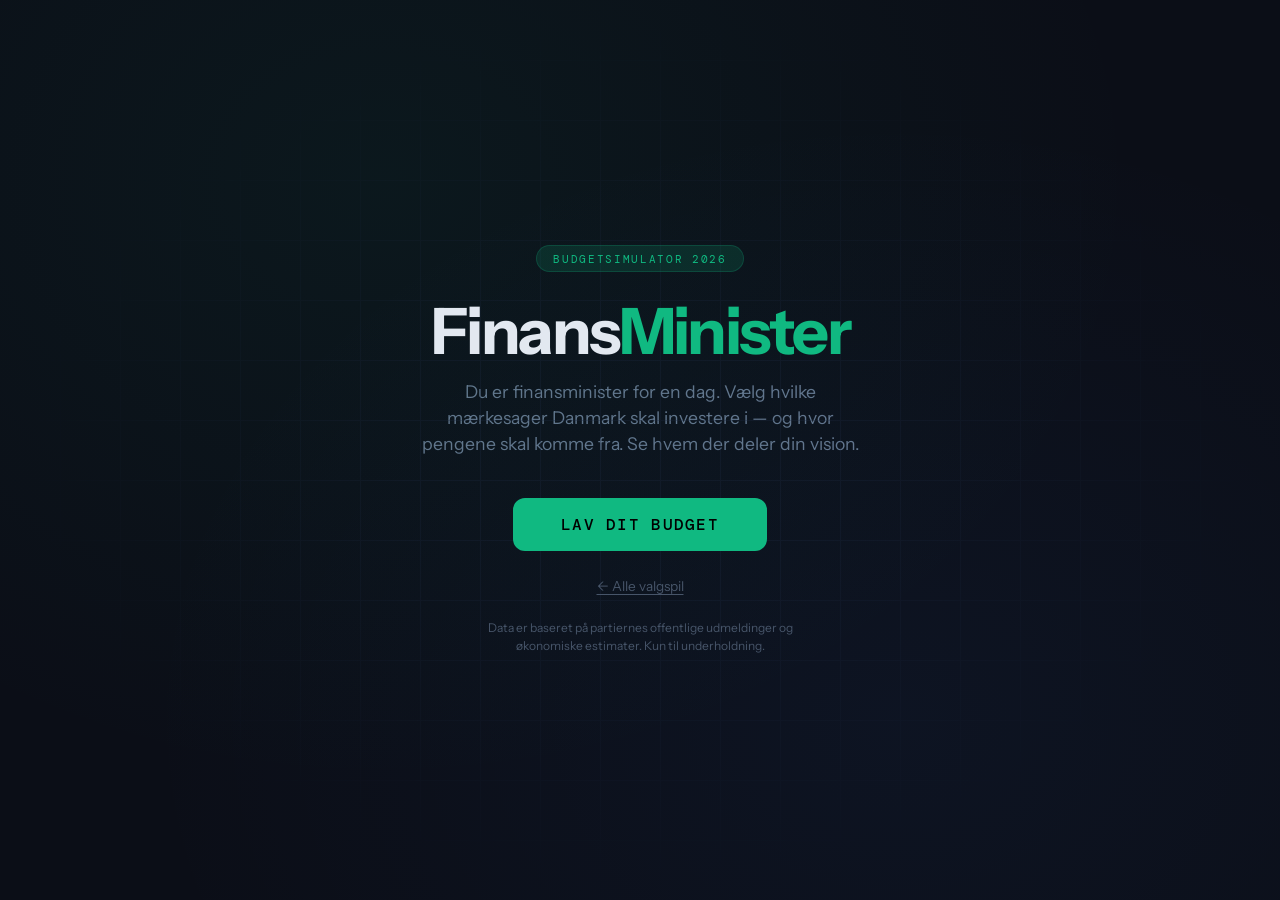
<file: minister.html>
<!doctype html>
<html lang="da">
<head>
    <meta charset="UTF-8" />
    <meta name="viewport" content="width=device-width, initial-scale=1.0, maximum-scale=1.0, user-scalable=no, viewport-fit=cover" />
    <meta name="theme-color" content="#0b0e17" />
    <meta name="apple-mobile-web-app-capable" content="yes" />
    <meta name="apple-mobile-web-app-status-bar-style" content="black-translucent" />
    <title>FinansMinister 2026</title>
    <meta name="description" content="Bliv finansminister for en dag – sammensæt dit eget budget for Danmark i 2026." />
    <meta property="og:type" content="website" />
    <meta property="og:title" content="FinansMinister 2026" />
    <meta property="og:description" content="Bliv finansminister for en dag – sammensæt dit eget budget for Danmark i 2026." />
    <meta property="og:image" content="https://lajlev.github.io/tinder-valg/og-minister.png" />
    <meta property="og:url" content="https://lajlev.github.io/tinder-valg/minister.html" />
    <meta property="og:locale" content="da_DK" />
    <meta name="twitter:card" content="summary_large_image" />
    <meta name="twitter:title" content="FinansMinister 2026" />
    <meta name="twitter:description" content="Bliv finansminister for en dag – sammensæt dit eget budget for Danmark i 2026." />
    <meta name="twitter:image" content="https://lajlev.github.io/tinder-valg/og-minister.png" />
    <link rel="icon" href="data:image/svg+xml,<svg xmlns='http://www.w3.org/2000/svg' viewBox='0 0 100 100'><text y='.9em' font-size='90'>🏛️</text></svg>">
    <link rel="preconnect" href="https://fonts.googleapis.com">
    <link rel="preconnect" href="https://fonts.gstatic.com" crossorigin>
    <link href="https://fonts.googleapis.com/css2?family=DM+Mono:wght@400;500&family=Instrument+Sans:wght@400;500;600;700&display=swap" rel="stylesheet">
    <style>
        :root {
            --bg: #0b0e17;
            --surface: #111827;
            --surface-2: #1a2236;
            --border: #1e2a42;
            --border-focus: #2d4a7a;
            --text: #e2e8f0;
            --text-muted: #64748b;
            --text-dim: #475569;
            --green: #10b981;
            --green-dim: #064e3b;
            --green-glow: rgba(16, 185, 129, 0.15);
            --red: #ef4444;
            --red-dim: #7f1d1d;
            --red-glow: rgba(239, 68, 68, 0.15);
            --gold: #f59e0b;
            --gold-dim: #78350f;
            --blue: #3b82f6;
            --blue-dim: #1e3a5f;
        }

        * { margin: 0; padding: 0; box-sizing: border-box; -webkit-tap-highlight-color: transparent; }
        html { height: 100%; }
        body {
            font-family: 'Instrument Sans', system-ui, sans-serif;
            background: var(--bg);
            color: var(--text);
            overflow-x: hidden;
            height: 100%;
            overscroll-behavior: none;
            padding: env(safe-area-inset-top) env(safe-area-inset-right) env(safe-area-inset-bottom) env(safe-area-inset-left);
        }

        /* ── SPLASH ── */
        .splash-screen {
            min-height: 100dvh;
            display: flex;
            flex-direction: column;
            align-items: center;
            justify-content: center;
            text-align: center;
            padding: 2rem;
            position: relative;
            overflow: hidden;
        }
        .splash-screen.hidden { display: none; }

        .splash-bg {
            position: absolute; inset: 0;
            background:
                radial-gradient(ellipse at 30% 20%, rgba(16,185,129,0.06) 0%, transparent 60%),
                radial-gradient(ellipse at 70% 80%, rgba(59,130,246,0.05) 0%, transparent 60%);
        }
        .splash-grid {
            position: absolute; inset: 0;
            background-image:
                linear-gradient(var(--border) 1px, transparent 1px),
                linear-gradient(90deg, var(--border) 1px, transparent 1px);
            background-size: 60px 60px;
            opacity: 0.3;
            mask-image: radial-gradient(ellipse at center, black 20%, transparent 70%);
            -webkit-mask-image: radial-gradient(ellipse at center, black 20%, transparent 70%);
        }

        .splash-badge {
            font-family: 'DM Mono', monospace;
            font-size: 0.7rem;
            letter-spacing: 0.15em;
            text-transform: uppercase;
            color: var(--green);
            background: var(--green-glow);
            border: 1px solid rgba(16,185,129,0.2);
            padding: 0.35rem 1rem;
            border-radius: 2rem;
            margin-bottom: 1.5rem;
            position: relative;
            animation: badgePulse 3s ease-in-out infinite;
        }
        @keyframes badgePulse {
            0%, 100% { box-shadow: 0 0 0 0 rgba(16,185,129,0.1); }
            50% { box-shadow: 0 0 20px 4px rgba(16,185,129,0.08); }
        }

        .splash-title {
            font-size: clamp(2.2rem, 8vw, 4rem);
            font-weight: 700;
            letter-spacing: -0.04em;
            line-height: 1.1;
            margin-bottom: 0.75rem;
            position: relative;
        }
        .splash-title span { color: var(--green); }

        .splash-subtitle {
            font-size: 1.1rem;
            color: var(--text-muted);
            max-width: 28rem;
            line-height: 1.5;
            margin-bottom: 2.5rem;
        }

        .splash-start {
            font-family: 'DM Mono', monospace;
            background: var(--green);
            color: #000;
            border: none;
            padding: 1rem 3rem;
            font-size: 1rem;
            font-weight: 500;
            letter-spacing: 0.08em;
            text-transform: uppercase;
            border-radius: 0.75rem;
            cursor: pointer;
            transition: all 0.2s;
            position: relative;
        }
        .splash-start:hover { transform: translateY(-2px); box-shadow: 0 8px 30px rgba(16,185,129,0.3); }
        .splash-start:active { transform: scale(0.97); }

        .splash-link {
            margin-top: 1.5rem;
            position: relative;
        }
        .splash-link a {
            color: var(--text-dim);
            font-size: 0.85rem;
            text-decoration: underline;
            text-underline-offset: 3px;
            transition: color 0.2s;
        }
        .splash-link a:hover { color: var(--text-muted); }

        .splash-disclaimer {
            position: relative;
            margin-top: 1.5rem;
            font-size: 0.75rem;
            color: var(--text-dim);
            max-width: 22rem;
            line-height: 1.5;
        }

        /* ── GAME SCREEN ── */
        .game-screen {
            display: none;
            flex-direction: column;
            height: 100dvh;
            overflow: hidden;
        }
        .game-screen.active { display: flex; }

        /* ── TOP BAR (Budget HUD) ── */
        .budget-hud {
            background: var(--surface);
            border-bottom: 1px solid var(--border);
            padding: 0.75rem 1rem;
            flex-shrink: 0;
        }
        .hud-top {
            display: flex;
            align-items: center;
            justify-content: space-between;
            margin-bottom: 0.5rem;
        }
        .hud-label {
            font-family: 'DM Mono', monospace;
            font-size: 0.65rem;
            letter-spacing: 0.12em;
            text-transform: uppercase;
            color: var(--text-dim);
        }
        .hud-balance {
            font-family: 'DM Mono', monospace;
            font-size: 1.6rem;
            font-weight: 500;
            letter-spacing: -0.02em;
            transition: color 0.3s;
        }
        .hud-balance.positive { color: var(--green); }
        .hud-balance.negative { color: var(--red); }
        .hud-balance.neutral { color: var(--text-muted); }

        .hud-bar-track {
            width: 100%;
            height: 6px;
            background: var(--surface-2);
            border-radius: 3px;
            overflow: hidden;
            position: relative;
        }
        .hud-bar-center {
            position: absolute;
            left: 50%;
            top: 0;
            width: 2px;
            height: 100%;
            background: var(--text-dim);
            z-index: 2;
        }
        .hud-bar-fill {
            position: absolute;
            top: 0;
            height: 100%;
            border-radius: 3px;
            transition: all 0.4s ease;
        }

        .hud-stats {
            display: flex;
            gap: 1rem;
            margin-top: 0.5rem;
        }
        .hud-stat {
            display: flex;
            align-items: center;
            gap: 0.35rem;
            font-family: 'DM Mono', monospace;
            font-size: 0.7rem;
            color: var(--text-muted);
        }
        .hud-stat-dot {
            width: 6px;
            height: 6px;
            border-radius: 50%;
        }

        /* ── TAB BAR ── */
        .tab-bar {
            display: flex;
            background: var(--surface);
            border-bottom: 1px solid var(--border);
            flex-shrink: 0;
        }
        .tab-btn {
            flex: 1;
            padding: 0.65rem 0.5rem;
            font-family: 'DM Mono', monospace;
            font-size: 0.7rem;
            letter-spacing: 0.08em;
            text-transform: uppercase;
            color: var(--text-dim);
            background: none;
            border: none;
            border-bottom: 2px solid transparent;
            cursor: pointer;
            transition: all 0.2s;
            position: relative;
        }
        .tab-btn.active {
            color: var(--text);
            border-bottom-color: var(--green);
        }
        .tab-btn .tab-count {
            display: inline-flex;
            align-items: center;
            justify-content: center;
            min-width: 1.1rem;
            height: 1.1rem;
            font-size: 0.6rem;
            background: var(--surface-2);
            border-radius: 1rem;
            padding: 0 0.3rem;
            margin-left: 0.3rem;
            vertical-align: middle;
        }
        .tab-btn.active .tab-count {
            background: var(--green-dim);
            color: var(--green);
        }

        /* ── FILTER BAR ── */
        .filter-bar {
            display: flex;
            gap: 0.4rem;
            padding: 0.6rem 0.75rem;
            background: var(--surface);
            border-bottom: 1px solid var(--border);
            flex-shrink: 0;
            overflow-x: auto;
            -webkit-overflow-scrolling: touch;
        }
        .filter-btn {
            font-family: 'DM Mono', monospace;
            font-size: 0.6rem;
            letter-spacing: 0.04em;
            padding: 0.3rem 0.65rem;
            border-radius: 2rem;
            border: 1px solid var(--border);
            background: transparent;
            color: var(--text-dim);
            cursor: pointer;
            white-space: nowrap;
            transition: all 0.2s;
        }
        .filter-btn.active {
            background: var(--green-dim);
            border-color: var(--green);
            color: var(--green);
        }
        .filter-btn.active-red {
            background: var(--red-dim);
            border-color: var(--red);
            color: var(--red);
        }
        .filter-btn.active-blue {
            background: var(--blue-dim);
            border-color: var(--blue);
            color: var(--blue);
        }

        /* ── POLICY LIST ── */
        .policy-panel {
            flex: 1;
            overflow-y: auto;
            -webkit-overflow-scrolling: touch;
            padding: 0.75rem;
        }
        .policy-panel.hidden { display: none; }
        .policy-grid {
            columns: 2;
            column-gap: 0.6rem;
        }
        @media (max-width: 500px) {
            .policy-grid { columns: 1; }
        }
        .policy-card {
            background: var(--surface);
            border: 1px solid var(--border);
            border-radius: 0.85rem;
            cursor: pointer;
            transition: border-color 0.25s, background 0.25s, box-shadow 0.25s, transform 0.15s;
            break-inside: avoid;
            margin-bottom: 0.6rem;
            position: relative;
            overflow: hidden;
        }
        .policy-card:hover { transform: translateY(-1px); }
        .policy-card:active { transform: scale(0.97); opacity: 0.9; }

        /* ── Size tiers based on amount ── */
        .policy-card.size-xs { padding: 0.65rem 0.8rem; }
        .policy-card.size-sm { padding: 0.85rem; }
        .policy-card.size-md { padding: 1rem; }
        .policy-card.size-lg { padding: 1.2rem 1.15rem; }
        .policy-card.size-xl { padding: 1.4rem 1.3rem; }
        .policy-card.size-xxl { padding: 1.6rem 1.4rem; }

        .policy-card.size-xs .policy-title { font-size: 0.75rem; }
        .policy-card.size-sm .policy-title { font-size: 0.8rem; }
        .policy-card.size-md .policy-title { font-size: 0.88rem; }
        .policy-card.size-lg .policy-title { font-size: 0.95rem; }
        .policy-card.size-xl .policy-title { font-size: 1.05rem; }
        .policy-card.size-xxl .policy-title { font-size: 1.15rem; font-weight: 700; }

        .policy-card.size-xs .policy-amount { font-size: 0.65rem; padding: 0.15rem 0.4rem; }
        .policy-card.size-sm .policy-amount { font-size: 0.7rem; }
        .policy-card.size-md .policy-amount { font-size: 0.8rem; }
        .policy-card.size-lg .policy-amount { font-size: 0.9rem; }
        .policy-card.size-xl .policy-amount { font-size: 1rem; }
        .policy-card.size-xxl .policy-amount { font-size: 1.2rem; padding: 0.3rem 0.7rem; }

        .policy-card.size-xs .policy-explanation { font-size: 0.65rem; }
        .policy-card.size-xxl .policy-explanation { font-size: 0.8rem; }

        /* ── Amount accent stripe ── */
        .policy-card::before {
            content: '';
            position: absolute;
            top: 0; left: 0;
            width: var(--stripe-w, 3px);
            height: 100%;
            border-radius: 0.85rem 0 0 0.85rem;
            background: var(--stripe-color, var(--border));
            opacity: 0.6;
            transition: opacity 0.2s;
        }
        .policy-card:hover::before { opacity: 1; }

        /* ── Selected states ── */
        .policy-card.selected.spending {
            border-color: var(--red);
            background: linear-gradient(135deg, var(--surface), rgba(239,68,68,0.08));
            box-shadow: 0 0 0 1px var(--red), 0 4px 16px rgba(239,68,68,0.12);
        }
        .policy-card.selected.spending::before { opacity: 1; }
        .policy-card.selected.saving {
            border-color: var(--green);
            background: linear-gradient(135deg, var(--surface), rgba(16,185,129,0.08));
            box-shadow: 0 0 0 1px var(--green), 0 4px 16px rgba(16,185,129,0.12);
        }
        .policy-card.selected.saving::before { opacity: 1; }

        .policy-header {
            display: flex;
            align-items: center;
            justify-content: space-between;
            gap: 0.5rem;
            margin-bottom: 0.5rem;
        }
        .policy-title {
            font-size: 0.85rem;
            font-weight: 600;
            line-height: 1.4;
            color: var(--text);
            margin-bottom: 0.4rem;
        }
        .policy-amount {
            font-family: 'DM Mono', monospace;
            font-size: 0.8rem;
            font-weight: 500;
            white-space: nowrap;
            padding: 0.25rem 0.6rem;
            border-radius: 0.4rem;
        }
        .policy-amount.spend {
            color: var(--red);
            background: var(--red-glow);
        }
        .policy-amount.save {
            color: var(--green);
            background: var(--green-glow);
        }

        .policy-uncertainty {
            font-family: 'DM Mono', monospace;
            font-size: 0.55rem;
            color: var(--text-dim);
            margin-top: 0.15rem;
            text-align: right;
        }

        .policy-explanation {
            font-size: 0.75rem;
            color: var(--text-muted);
            line-height: 1.5;
            border-top: 1px solid var(--border);
            padding-top: 0.4rem;
            margin-top: 0.4rem;
        }

        .policy-check {
            width: 22px;
            height: 22px;
            border-radius: 6px;
            border: 2px solid var(--border);
            display: flex;
            align-items: center;
            justify-content: center;
            flex-shrink: 0;
            transition: all 0.2s;
        }
        .policy-card.selected.spending .policy-check {
            background: var(--red);
            border-color: var(--red);
        }
        .policy-card.selected.saving .policy-check {
            background: var(--green);
            border-color: var(--green);
        }
        .policy-check svg {
            width: 14px;
            height: 14px;
            stroke: #000;
            stroke-width: 3;
            fill: none;
            opacity: 0;
            transition: opacity 0.2s;
        }
        .policy-card.selected.spending .policy-check svg,
        .policy-card.selected.saving .policy-check svg { opacity: 1; }

        /* ── SUBMIT BAR ── */
        .submit-bar {
            background: var(--surface);
            border-top: 1px solid var(--border);
            padding: 0.75rem 1rem;
            padding-bottom: max(0.75rem, calc(env(safe-area-inset-bottom) + 0.5rem));
            flex-shrink: 0;
        }
        .submit-btn {
            width: 100%;
            padding: 0.85rem;
            font-family: 'DM Mono', monospace;
            font-size: 0.8rem;
            font-weight: 500;
            letter-spacing: 0.08em;
            text-transform: uppercase;
            border: none;
            border-radius: 0.75rem;
            cursor: pointer;
            transition: all 0.2s;
        }
        .submit-btn.ready {
            background: var(--green);
            color: #000;
        }
        .submit-btn.ready:hover { box-shadow: 0 4px 20px rgba(16,185,129,0.3); }
        .submit-btn.ready:active { transform: scale(0.98); }
        .submit-btn.disabled {
            background: var(--surface-2);
            color: var(--text-dim);
            cursor: not-allowed;
        }

        /* ── RESULTS SCREEN ── */
        .results-screen {
            display: none;
            flex-direction: column;
            min-height: 100dvh;
            overflow-y: auto;
            -webkit-overflow-scrolling: touch;
            padding: 1.5rem 1rem;
            padding-bottom: max(2rem, calc(env(safe-area-inset-bottom) + 1rem));
        }
        .results-screen.active { display: flex; }

        .results-header {
            text-align: center;
            margin-bottom: 1.5rem;
        }
        .results-title {
            font-size: 1.8rem;
            font-weight: 700;
            letter-spacing: -0.03em;
            margin-bottom: 0.25rem;
        }
        .results-title span { color: var(--green); }
        .results-subtitle {
            font-size: 0.85rem;
            color: var(--text-muted);
        }

        .results-budget-summary {
            background: var(--surface);
            border: 1px solid var(--border);
            border-radius: 0.75rem;
            padding: 1rem;
            margin-bottom: 1.25rem;
            display: grid;
            grid-template-columns: 1fr 1fr 1fr;
            gap: 0.75rem;
            text-align: center;
        }
        .rbs-item .rbs-label {
            font-family: 'DM Mono', monospace;
            font-size: 0.6rem;
            letter-spacing: 0.1em;
            text-transform: uppercase;
            color: var(--text-dim);
            margin-bottom: 0.25rem;
        }
        .rbs-item .rbs-value {
            font-family: 'DM Mono', monospace;
            font-size: 1.1rem;
            font-weight: 500;
        }

        .results-section-title {
            font-family: 'DM Mono', monospace;
            font-size: 0.65rem;
            letter-spacing: 0.12em;
            text-transform: uppercase;
            color: var(--text-dim);
            margin-bottom: 0.75rem;
            margin-top: 0.5rem;
        }

        .result-party-card {
            background: var(--surface);
            border: 1px solid var(--border);
            border-radius: 0.75rem;
            padding: 1rem;
            margin-bottom: 0.5rem;
            animation: resultSlideIn 0.5s ease forwards;
            opacity: 0;
        }
        @keyframes resultSlideIn {
            from { opacity: 0; transform: translateY(16px); }
            to { opacity: 1; transform: translateY(0); }
        }

        .rpc-top {
            display: flex;
            align-items: center;
            justify-content: space-between;
            margin-bottom: 0.5rem;
        }
        .rpc-rank {
            font-family: 'DM Mono', monospace;
            font-size: 0.65rem;
            color: var(--text-dim);
            width: 1.5rem;
        }
        .rpc-info { flex: 1; }
        .rpc-name {
            font-size: 0.95rem;
            font-weight: 600;
        }
        .rpc-candidate {
            font-size: 0.75rem;
            color: var(--text-muted);
        }
        .rpc-sources-label {
            font-size: 0.6rem;
            font-family: 'DM Mono', monospace;
            color: var(--text-dim);
            text-transform: uppercase;
            letter-spacing: 0.08em;
            margin-top: 0.5rem;
            margin-bottom: 0.25rem;
        }
        .rpc-sources {
            display: flex;
            flex-wrap: wrap;
            gap: 0.3rem;
        }
        .rpc-source-link {
            font-size: 0.65rem;
            font-family: 'DM Mono', monospace;
            color: var(--text-muted);
            text-decoration: none;
            padding: 0.2rem 0.45rem;
            border-radius: 0.25rem;
            background: var(--surface-2);
            transition: color 0.2s, background 0.2s;
        }
        .rpc-source-link:hover {
            color: var(--green);
            background: var(--green-glow);
        }
        .rpc-bar {
            height: 4px;
            background: var(--surface-2);
            border-radius: 2px;
            overflow: hidden;
        }
        .rpc-bar-fill {
            height: 100%;
            border-radius: 2px;
            background: var(--green);
            transition: width 1s ease;
        }

        .rpc-shared-label {
            font-size: 0.6rem;
            font-family: 'DM Mono', monospace;
            color: var(--text-dim);
            text-transform: uppercase;
            letter-spacing: 0.08em;
            margin-top: 0.6rem;
            margin-bottom: 0.3rem;
        }
        .rpc-policies {
            display: flex;
            flex-direction: column;
            gap: 0.3rem;
        }
        .rpc-policy-tag {
            font-size: 0.7rem;
            font-family: 'DM Mono', monospace;
            padding: 0.35rem 0.5rem;
            border-radius: 0.35rem;
            background: var(--green-glow);
            color: var(--green);
            display: flex;
            justify-content: space-between;
            align-items: center;
            gap: 0.5rem;
        }
        .rpc-policy-tag .tag-name { flex: 1; }
        .rpc-policy-tag .tag-amount {
            white-space: nowrap;
            font-weight: 500;
            opacity: 0.8;
        }
        .rpc-policy-tag.spend-tag {
            background: var(--red-glow);
            color: var(--red);
        }

        .results-actions {
            display: flex;
            gap: 0.5rem;
            margin-top: 1rem;
        }
        .results-actions button,
        .results-actions a {
            flex: 1;
            padding: 0.85rem;
            font-family: 'DM Mono', monospace;
            font-size: 0.75rem;
            font-weight: 500;
            letter-spacing: 0.06em;
            text-transform: uppercase;
            border: none;
            border-radius: 0.75rem;
            cursor: pointer;
            transition: all 0.2s;
            text-align: center;
            text-decoration: none;
        }
        .results-actions button:active,
        .results-actions a:active { transform: scale(0.97); }
        .btn-primary { background: var(--green); color: #000; }
        .btn-secondary { background: var(--surface-2); color: var(--text-muted); border: 1px solid var(--border) !important; }

        .share-toast {
            text-align: center;
            font-size: 0.75rem;
            color: var(--green);
            margin-top: 0.75rem;
            opacity: 0;
            transition: opacity 0.3s;
        }
        .share-toast.visible { opacity: 1; }

        /* ── CATEGORY HEADERS ── */
        .category-header {
            font-family: 'DM Mono', monospace;
            font-size: 0.6rem;
            letter-spacing: 0.12em;
            text-transform: uppercase;
            color: var(--text-dim);
            padding: 0.5rem 0.25rem 0.35rem;
            display: flex;
            align-items: center;
            gap: 0.5rem;
        }
        .category-header::after {
            content: '';
            flex: 1;
            height: 1px;
            background: var(--border);
        }

        /* ── ANIMATIONS ── */
        .budget-flash {
            animation: budgetFlash 0.4s ease;
        }
        @keyframes budgetFlash {
            0%, 100% { transform: scale(1); }
            25% { transform: scale(1.12); }
        }
        .hud-stat-flash {
            animation: statFlash 0.4s ease;
        }
        @keyframes statFlash {
            0% { opacity: 0.5; transform: translateY(2px); }
            100% { opacity: 1; transform: translateY(0); }
        }

        /* ── SCROLLBAR ── */
        .policy-panel::-webkit-scrollbar { width: 4px; }
        .policy-panel::-webkit-scrollbar-track { background: transparent; }
        .policy-panel::-webkit-scrollbar-thumb { background: var(--border); border-radius: 2px; }

        .results-screen::-webkit-scrollbar { width: 4px; }
        .results-screen::-webkit-scrollbar-track { background: transparent; }
        .results-screen::-webkit-scrollbar-thumb { background: var(--border); border-radius: 2px; }

        /* empty state */
        .empty-state {
            display: flex;
            flex-direction: column;
            align-items: center;
            justify-content: center;
            padding: 3rem 1rem;
            text-align: center;
            color: var(--text-dim);
        }
        .empty-state-icon {
            font-size: 2.5rem;
            margin-bottom: 0.75rem;
            opacity: 0.5;
        }
        .empty-state-text {
            font-size: 0.85rem;
            line-height: 1.5;
        }
    </style>
    <script defer src="https://umami.lillefar.com/script.js" data-website-id="c46d61e3-bd4d-46f9-9209-d6513206bcfd"></script>
</head>
<body>

<!-- ═══ SPLASH ═══ -->
<div class="splash-screen" id="splashScreen">
    <div class="splash-bg"></div>
    <div class="splash-grid"></div>
    <div class="splash-badge">Budgetsimulator 2026</div>
    <div class="splash-title">Finans<span>Minister</span></div>
    <p class="splash-subtitle">
        Du er finansminister for en dag. Vælg hvilke mærkesager Danmark skal investere i &mdash; og hvor pengene skal komme fra. Se hvem der deler din vision.
    </p>
    <button class="splash-start" onclick="startGame()">Lav dit budget</button>
    <div class="splash-link">
        <a href="index.html">← Alle valgspil</a>
    </div>
    <p class="splash-disclaimer">Data er baseret på partiernes offentlige udmeldinger og økonomiske estimater. Kun til underholdning.</p>
</div>

<!-- ═══ GAME ═══ -->
<div class="game-screen" id="gameScreen">

    <!-- Budget HUD -->
    <div class="budget-hud">
        <div class="hud-top">
            <div>
                <div class="hud-label">Dit budget</div>
                <div class="hud-balance neutral" id="hudBalance">0,0 mia. kr.</div>
            </div>
            <div style="text-align: right">
                <div class="hud-label">Valgte tiltag</div>
                <div style="font-family: 'DM Mono', monospace; font-size: 1.1rem; color: var(--text-muted)" id="hudCount">0</div>
            </div>
        </div>
        <div class="hud-bar-track">
            <div class="hud-bar-center"></div>
            <div class="hud-bar-fill" id="hudBarFill"></div>
        </div>
        <div class="hud-stats">
            <div class="hud-stat">
                <div class="hud-stat-dot" style="background: var(--red)"></div>
                <span>Investering: <strong id="hudSpend">0,0</strong></span>
            </div>
            <div class="hud-stat">
                <div class="hud-stat-dot" style="background: var(--green)"></div>
                <span>Besparelse: <strong id="hudSave">0,0</strong></span>
            </div>
        </div>
    </div>

    <!-- Tab Bar -->
    <div class="tab-bar">
        <button class="tab-btn active" data-tab="all" onclick="switchTab('all')">
            Alle tiltag <span class="tab-count" id="allCount">0</span>
        </button>
        <button class="tab-btn" data-tab="mine" onclick="switchTab('mine')">
            Mine valg <span class="tab-count" id="mineCount">0</span>
        </button>
    </div>

    <!-- Filter Bar -->
    <div class="filter-bar" id="filterBar">
        <button class="filter-btn active" onclick="setFilter('all')">Alle</button>
        <button class="filter-btn" onclick="setFilter('invest')">Koster penge</button>
        <button class="filter-btn" onclick="setFilter('save')">Giver penge</button>
    </div>

    <!-- Policy Panels -->
    <div class="policy-panel" id="panelAll"></div>
    <div class="policy-panel hidden" id="panelMine">
        <div class="empty-state" id="mineEmpty">
            <div class="empty-state-icon">📋</div>
            <div class="empty-state-text">Du har ikke valgt nogen tiltag endnu.<br>Tryk på et kort for at vælge det.</div>
        </div>
    </div>

    <!-- Submit Bar -->
    <div class="submit-bar">
        <button class="submit-btn disabled" id="submitBtn" onclick="submitBudget()">
            Vælg mindst 3 tiltag
        </button>
    </div>
</div>

<!-- ═══ RESULTS ═══ -->
<div class="results-screen" id="resultsScreen">
    <div class="results-header">
        <div class="results-title">Dit <span>Budget</span>match</div>
        <div class="results-subtitle">Baseret på dine prioriteringer</div>
    </div>
    <div class="results-budget-summary" id="resultsSummary"></div>
    <div class="results-section-title">Partier der deler din vision</div>
    <div id="resultsList"></div>
    <div class="results-actions">
        <button class="btn-primary" onclick="shareResults()">Del resultat</button>
        <button class="btn-secondary" onclick="resetGame()">Prøv igen</button>
        <a href="index.html" class="btn-secondary">← Alle valgspil</a>
    </div>
    <div class="share-toast" id="shareToast">Kopieret til udklipsholder!</div>
    <p style="text-align:center; font-size:0.7rem; color:var(--text-dim); margin-top:1rem; line-height:1.5;">
        Data er baseret på partiernes offentlige udmeldinger.<br>Kun til underholdning.
    </p>
</div>

<script>
let data = null;
let allPolicies = [];
let selected = new Set(); // policy IDs

function loadData() {
    const script = document.createElement('script');
    script.src = 'data-2026.js';
    script.onload = function() {
        data = window.__data2026;
        buildPolicies();
    };
    document.head.appendChild(script);
}

function buildPolicies() {
    allPolicies = [];
    let id = 0;
    for (const parti of data.partier) {
        const allItems = [
            ...parti.flere_penge_paa,
            ...parti.faerre_penge_paa
        ];
        for (const p of allItems) {
            allPolicies.push({
                id: id++,
                type: p.estimat_mia_kr < 0 ? 'save' : 'invest',
                emne: p.emne,
                amount: p.estimat_mia_kr,
                usikkerhed: p.usikkerhed,
                forklaring: p.forklaring,
                parti: parti.forkortelse,
                partiNavn: parti.navn,
                bogstav: parti.bogstav,
                topkandidat: parti.topkandidat,
                titel: parti.titel,
                kilder: parti.kilder || []
            });
        }
    }
    renderPolicies();
}

let currentFilter = 'all';
let shuffledPolicies = [];

function renderPolicies() {
    // Shuffle once on load
    shuffledPolicies = [...allPolicies];
    for (let i = shuffledPolicies.length - 1; i > 0; i--) {
        const j = Math.floor(Math.random() * (i + 1));
        [shuffledPolicies[i], shuffledPolicies[j]] = [shuffledPolicies[j], shuffledPolicies[i]];
    }
    document.getElementById('allCount').textContent = allPolicies.length;
    renderFilteredPolicies();
}

function renderFilteredPolicies() {
    const filtered = currentFilter === 'all'
        ? shuffledPolicies
        : shuffledPolicies.filter(p => p.type === currentFilter);

    let html = '<div class="policy-grid">';
    for (const p of filtered) {
        html += renderPolicyCard(p);
    }
    html += '</div>';
    document.getElementById('panelAll').innerHTML = html;
}

function setFilter(filter) {
    currentFilter = filter;
    document.querySelectorAll('.filter-btn').forEach((btn, i) => {
        btn.className = 'filter-btn';
        if ((filter === 'all' && i === 0) || (filter === 'invest' && i === 1) || (filter === 'save' && i === 2)) {
            btn.classList.add(filter === 'invest' ? 'active-red' : filter === 'save' ? 'active-blue' : 'active');
        }
    });
    renderFilteredPolicies();
}

function getSizeClass(abs) {
    if (abs >= 20) return 'size-xxl';
    if (abs >= 10) return 'size-xl';
    if (abs >= 5) return 'size-lg';
    if (abs >= 2) return 'size-md';
    if (abs >= 1) return 'size-sm';
    return 'size-xs';
}

function getStripeWidth(abs) {
    if (abs >= 20) return 6;
    if (abs >= 10) return 5;
    if (abs >= 5) return 4;
    return 3;
}

function renderPolicyCard(p) {
    const isSelected = selected.has(p.id);
    const isSaving = p.amount <= 0;
    const absAmount = Math.abs(p.amount);
    const amountStr = absAmount.toFixed(1).replace('.', ',');
    const amountClass = isSaving ? 'save' : 'spend';
    const amountLabel = isSaving ? `+${amountStr}` : `−${amountStr}`;
    const typeClass = isSaving ? 'saving' : 'spending';
    const selectedClass = isSelected ? `selected ${typeClass}` : '';
    const sizeClass = getSizeClass(absAmount);
    const stripeW = getStripeWidth(absAmount);
    const stripeColor = isSaving ? 'var(--green)' : 'var(--red)';
    const uncertaintyLabel = {høj: 'Beløb usikkert', middel: 'Beløb lidt usikkert', lav: 'Beløb ret sikkert'}[p.usikkerhed] || p.usikkerhed;

    return `
        <div class="policy-card ${selectedClass} ${sizeClass}" data-id="${p.id}" onclick="togglePolicy(${p.id})" style="--stripe-w:${stripeW}px;--stripe-color:${stripeColor}">
            <div class="policy-header">
                <div class="policy-check">
                    <svg viewBox="0 0 16 16"><polyline points="3,8 7,12 13,4" /></svg>
                </div>
                <div style="text-align: right; flex-shrink: 0;">
                    <div class="policy-amount ${amountClass}">${amountLabel} mia.</div>
                    <div class="policy-uncertainty">${uncertaintyLabel}</div>
                </div>
            </div>
            <div class="policy-title">${p.emne}</div>
            <div class="policy-explanation">${p.forklaring}</div>
        </div>
    `;
}

function togglePolicy(id) {
    if (selected.has(id)) {
        selected.delete(id);
        playDeselectSound();
    } else {
        selected.add(id);
        playSelectSound();
    }
    updateUI();
}

let prevSpend = 0, prevSave = 0, prevNet = 0;

function animateValue(el, from, to, duration, updateFn) {
    if (from === to) return;
    const start = performance.now();
    function tick(now) {
        const t = Math.min((now - start) / duration, 1);
        const eased = 1 - Math.pow(1 - t, 3); // ease-out cubic
        const current = from + (to - from) * eased;
        updateFn(current);
        if (t < 1) requestAnimationFrame(tick);
    }
    requestAnimationFrame(tick);
}

function updateUI() {
    // Update card states without re-rendering entire list
    document.querySelectorAll('.policy-card[data-id]').forEach(card => {
        const id = parseInt(card.dataset.id);
        const p = allPolicies[id];
        const isSelected = selected.has(id);
        const isSaving = p.amount <= 0;
        const absAmount = Math.abs(p.amount);
        card.className = 'policy-card ' + getSizeClass(absAmount) + (isSelected ? (isSaving ? ' selected saving' : ' selected spending') : '');
    });

    // Calculate budget
    let totalSpend = 0;
    let totalSave = 0;
    for (const id of selected) {
        const p = allPolicies[id];
        if (p.amount > 0) {
            totalSpend += p.amount;
        } else {
            totalSave += Math.abs(p.amount);
        }
    }
    const net = totalSave - totalSpend;

    // Update HUD with animated counting
    const balEl = document.getElementById('hudBalance');
    const spendEl = document.getElementById('hudSpend');
    const saveEl = document.getElementById('hudSave');

    animateValue(balEl, prevNet, net, 350, v => {
        const s = (v >= 0 ? '+' : '') + v.toFixed(1).replace('.', ',') + ' mia. kr.';
        balEl.textContent = s;
        balEl.className = 'hud-balance ' + (v > 0.05 ? 'positive' : v < -0.05 ? 'negative' : 'neutral');
    });
    balEl.classList.add('budget-flash');
    setTimeout(() => balEl.classList.remove('budget-flash'), 400);

    animateValue(spendEl, prevSpend, totalSpend, 350, v => {
        spendEl.textContent = v.toFixed(1).replace('.', ',');
    });
    animateValue(saveEl, prevSave, totalSave, 350, v => {
        saveEl.textContent = v.toFixed(1).replace('.', ',');
    });

    // Flash the stat that changed
    if (totalSpend !== prevSpend) {
        spendEl.closest('.hud-stat').classList.add('hud-stat-flash');
        setTimeout(() => spendEl.closest('.hud-stat').classList.remove('hud-stat-flash'), 400);
    }
    if (totalSave !== prevSave) {
        saveEl.closest('.hud-stat').classList.add('hud-stat-flash');
        setTimeout(() => saveEl.closest('.hud-stat').classList.remove('hud-stat-flash'), 400);
    }

    prevSpend = totalSpend;
    prevSave = totalSave;
    prevNet = net;

    document.getElementById('hudCount').textContent = selected.size;

    // Update bar
    const maxVal = Math.max(totalSpend, totalSave, 20);
    const barFill = document.getElementById('hudBarFill');
    if (net >= 0) {
        const w = Math.min((totalSave / maxVal) * 50, 50);
        barFill.style.left = '50%';
        barFill.style.right = 'auto';
        barFill.style.width = w + '%';
        barFill.style.background = 'var(--green)';
    } else {
        const w = Math.min((totalSpend / maxVal) * 50, 50);
        barFill.style.right = '50%';
        barFill.style.left = 'auto';
        barFill.style.width = w + '%';
        barFill.style.background = 'var(--red)';
    }

    // Update "mine" tab
    document.getElementById('mineCount').textContent = selected.size;
    const minePanel = document.getElementById('panelMine');
    if (selected.size === 0) {
        minePanel.innerHTML = `
            <div class="empty-state">
                <div class="empty-state-icon">📋</div>
                <div class="empty-state-text">Du har ikke valgt nogen tiltag endnu.<br>Tryk på et kort for at vælge det.</div>
            </div>`;
    } else {
        const mine = [...selected].map(id => allPolicies[id]);
        const spending = mine.filter(p => p.amount > 0);
        const saving = mine.filter(p => p.amount <= 0);
        let html = '';
        if (spending.length) {
            html += '<div class="category-header">Investeringer</div>';
            html += '<div class="policy-grid">';
            spending.forEach(p => { html += renderPolicyCard(p); });
            html += '</div>';
        }
        if (saving.length) {
            html += '<div class="category-header">Besparelser</div>';
            html += '<div class="policy-grid">';
            saving.forEach(p => { html += renderPolicyCard(p); });
            html += '</div>';
        }
        minePanel.innerHTML = html;
    }

    // Update submit button
    const btn = document.getElementById('submitBtn');
    if (selected.size >= 3) {
        btn.className = 'submit-btn ready';
        btn.textContent = `Se dit match (${selected.size} tiltag valgt)`;
    } else {
        btn.className = 'submit-btn disabled';
        btn.textContent = `Vælg mindst ${3 - selected.size} tiltag mere`;
    }
}

function switchTab(tab) {
    document.querySelectorAll('.tab-btn').forEach(b => b.classList.toggle('active', b.dataset.tab === tab));
    document.getElementById('panelAll').classList.toggle('hidden', tab !== 'all');
    document.getElementById('panelMine').classList.toggle('hidden', tab !== 'mine');
    document.getElementById('filterBar').style.display = tab === 'all' ? 'flex' : 'none';
}

function startGame() {
    document.getElementById('splashScreen').classList.add('hidden');
    document.getElementById('gameScreen').classList.add('active');
}

function submitBudget() {
    if (selected.size < 3) return;
    playSubmitSound();

    // Calculate party match scores
    const partyScores = {};
    for (const parti of data.partier) {
        partyScores[parti.bogstav] = {
            score: 0,
            maxScore: 0,
            party: parti,
            matchedPolicies: []
        };
    }

    for (const id of selected) {
        const p = allPolicies[id];
        // This policy belongs to a party — give points to that party
        if (partyScores[p.bogstav]) {
            partyScores[p.bogstav].score += Math.abs(p.amount);
            partyScores[p.bogstav].matchedPolicies.push(p);
        }
    }

    // Also check overlap: if user selected a policy that multiple parties share
    // For simplicity, score by direct party ownership
    const sorted = Object.values(partyScores)
        .filter(ps => ps.score > 0)
        .sort((a, b) => b.score - a.score);

    const maxScore = sorted.length > 0 ? sorted[0].score : 1;

    // Budget summary
    let totalSpend = 0, totalSave = 0;
    for (const id of selected) {
        const p = allPolicies[id];
        if (p.amount > 0) totalSpend += p.amount;
        else totalSave += Math.abs(p.amount);
    }
    const net = totalSave - totalSpend;

    document.getElementById('resultsSummary').innerHTML = `
        <div class="rbs-item">
            <div class="rbs-label">Investering</div>
            <div class="rbs-value" style="color:var(--red)">${totalSpend.toFixed(1).replace('.',',')} mia.</div>
        </div>
        <div class="rbs-item">
            <div class="rbs-label">Besparelse</div>
            <div class="rbs-value" style="color:var(--green)">${totalSave.toFixed(1).replace('.',',')} mia.</div>
        </div>
        <div class="rbs-item">
            <div class="rbs-label">Netto</div>
            <div class="rbs-value" style="color:${net >= 0 ? 'var(--green)' : 'var(--red)'}">${net >= 0 ? '+' : ''}${net.toFixed(1).replace('.',',')} mia.</div>
        </div>
    `;

    // Render party results
    const list = document.getElementById('resultsList');
    list.innerHTML = '';

    if (sorted.length === 0) {
        list.innerHTML = '<div class="empty-state"><div class="empty-state-icon">🤔</div><div class="empty-state-text">Ingen partier matcher dine valg direkte.</div></div>';
    } else {
        sorted.forEach((ps, i) => {
            const pct = Math.round((ps.score / maxScore) * 100);
            const card = document.createElement('div');
            card.className = 'result-party-card';
            card.style.animationDelay = (i * 0.1) + 's';

            const policyTags = ps.matchedPolicies.map(p => {
                const isSpend = p.amount > 0;
                const abs = Math.abs(p.amount).toFixed(1).replace('.', ',');
                const label = isSpend ? `−${abs} mia.` : `+${abs} mia.`;
                return `<span class="rpc-policy-tag ${isSpend ? 'spend-tag' : ''}"><span class="tag-name">${p.emne}</span><span class="tag-amount">${label}</span></span>`;
            }).join('');

            const sourceLinks = (ps.party.kilder || []).map(url => {
                let domain = url;
                try { domain = new URL(url).hostname.replace('www.', ''); } catch(e) {}
                return `<a href="${url}" target="_blank" rel="noopener" class="rpc-source-link">${domain}</a>`;
            }).join('');

            card.innerHTML = `
                <div class="rpc-top">
                    <div class="rpc-rank">#${i + 1}</div>
                    <div class="rpc-info">
                        <div class="rpc-name">${ps.party.bogstav} · ${ps.party.navn}</div>
                        <div class="rpc-candidate">${ps.party.topkandidat} — ${ps.party.titel}</div>
                    </div>
                </div>
                <div class="rpc-bar"><div class="rpc-bar-fill" style="width: 0%"></div></div>
                <div class="rpc-shared-label">Fælles mærkesager (${ps.matchedPolicies.length})</div>
                <div class="rpc-policies">${policyTags}</div>
                ${sourceLinks ? `<div class="rpc-sources-label">Kilder</div><div class="rpc-sources">${sourceLinks}</div>` : ''}
            `;
            list.appendChild(card);

            // Animate bar
            setTimeout(() => {
                card.querySelector('.rpc-bar-fill').style.width = pct + '%';
            }, 100 + i * 100);
        });
    }

    // Show results
    document.getElementById('gameScreen').classList.remove('active');
    document.getElementById('resultsScreen').classList.add('active');
}

function shareResults() {
    let totalSpend = 0, totalSave = 0;
    for (const id of selected) {
        const p = allPolicies[id];
        if (p.amount > 0) totalSpend += p.amount;
        else totalSave += Math.abs(p.amount);
    }
    const net = totalSave - totalSpend;
    const picks = [...selected].map(id => allPolicies[id].emne).join('\n• ');

    const text = `🏛️ FinansMinister 2026\n\nMit budget: ${net >= 0 ? '+' : ''}${net.toFixed(1)} mia. kr.\nInvestering: ${totalSpend.toFixed(1)} mia. | Besparelse: ${totalSave.toFixed(1)} mia.\n\nMine valg:\n• ${picks}\n\nPrøv selv: ${location.href}`;

    navigator.clipboard.writeText(text).then(() => {
        const toast = document.getElementById('shareToast');
        toast.classList.add('visible');
        setTimeout(() => toast.classList.remove('visible'), 2000);
    }).catch(() => {});
}

function resetGame() {
    selected.clear();
    document.getElementById('resultsScreen').classList.remove('active');
    document.getElementById('gameScreen').classList.add('active');
    switchTab('all');
    prevSpend = 0; prevSave = 0; prevNet = 0;
    updateUI();
}


// === SOUND SYSTEM ===
let audioCtx = null;
function getAudioCtx() {
    if (!audioCtx) audioCtx = new (window.AudioContext || window.webkitAudioContext)();
    return audioCtx;
}

function playSelectSound() {
    try {
        const ctx = getAudioCtx();
        const osc = ctx.createOscillator();
        const gain = ctx.createGain();
        osc.connect(gain);
        gain.connect(ctx.destination);
        osc.type = 'sine';
        osc.frequency.setValueAtTime(520, ctx.currentTime);
        osc.frequency.exponentialRampToValueAtTime(780, ctx.currentTime + 0.08);
        gain.gain.setValueAtTime(0.12, ctx.currentTime);
        gain.gain.exponentialRampToValueAtTime(0.001, ctx.currentTime + 0.15);
        osc.start(ctx.currentTime);
        osc.stop(ctx.currentTime + 0.15);
    } catch(e) {}
}

function playDeselectSound() {
    try {
        const ctx = getAudioCtx();
        const osc = ctx.createOscillator();
        const gain = ctx.createGain();
        osc.connect(gain);
        gain.connect(ctx.destination);
        osc.type = 'sine';
        osc.frequency.setValueAtTime(480, ctx.currentTime);
        osc.frequency.exponentialRampToValueAtTime(320, ctx.currentTime + 0.1);
        gain.gain.setValueAtTime(0.1, ctx.currentTime);
        gain.gain.exponentialRampToValueAtTime(0.001, ctx.currentTime + 0.12);
        osc.start(ctx.currentTime);
        osc.stop(ctx.currentTime + 0.12);
    } catch(e) {}
}

function playSubmitSound() {
    try {
        const ctx = getAudioCtx();
        [0, 0.08, 0.16].forEach((delay, i) => {
            const osc = ctx.createOscillator();
            const gain = ctx.createGain();
            osc.connect(gain);
            gain.connect(ctx.destination);
            osc.type = 'sine';
            osc.frequency.setValueAtTime([523, 659, 784][i], ctx.currentTime + delay);
            gain.gain.setValueAtTime(0.1, ctx.currentTime + delay);
            gain.gain.exponentialRampToValueAtTime(0.001, ctx.currentTime + delay + 0.25);
            osc.start(ctx.currentTime + delay);
            osc.stop(ctx.currentTime + delay + 0.25);
        });
    } catch(e) {}
}

loadData();
</script>
</body>
</html>
</file>
